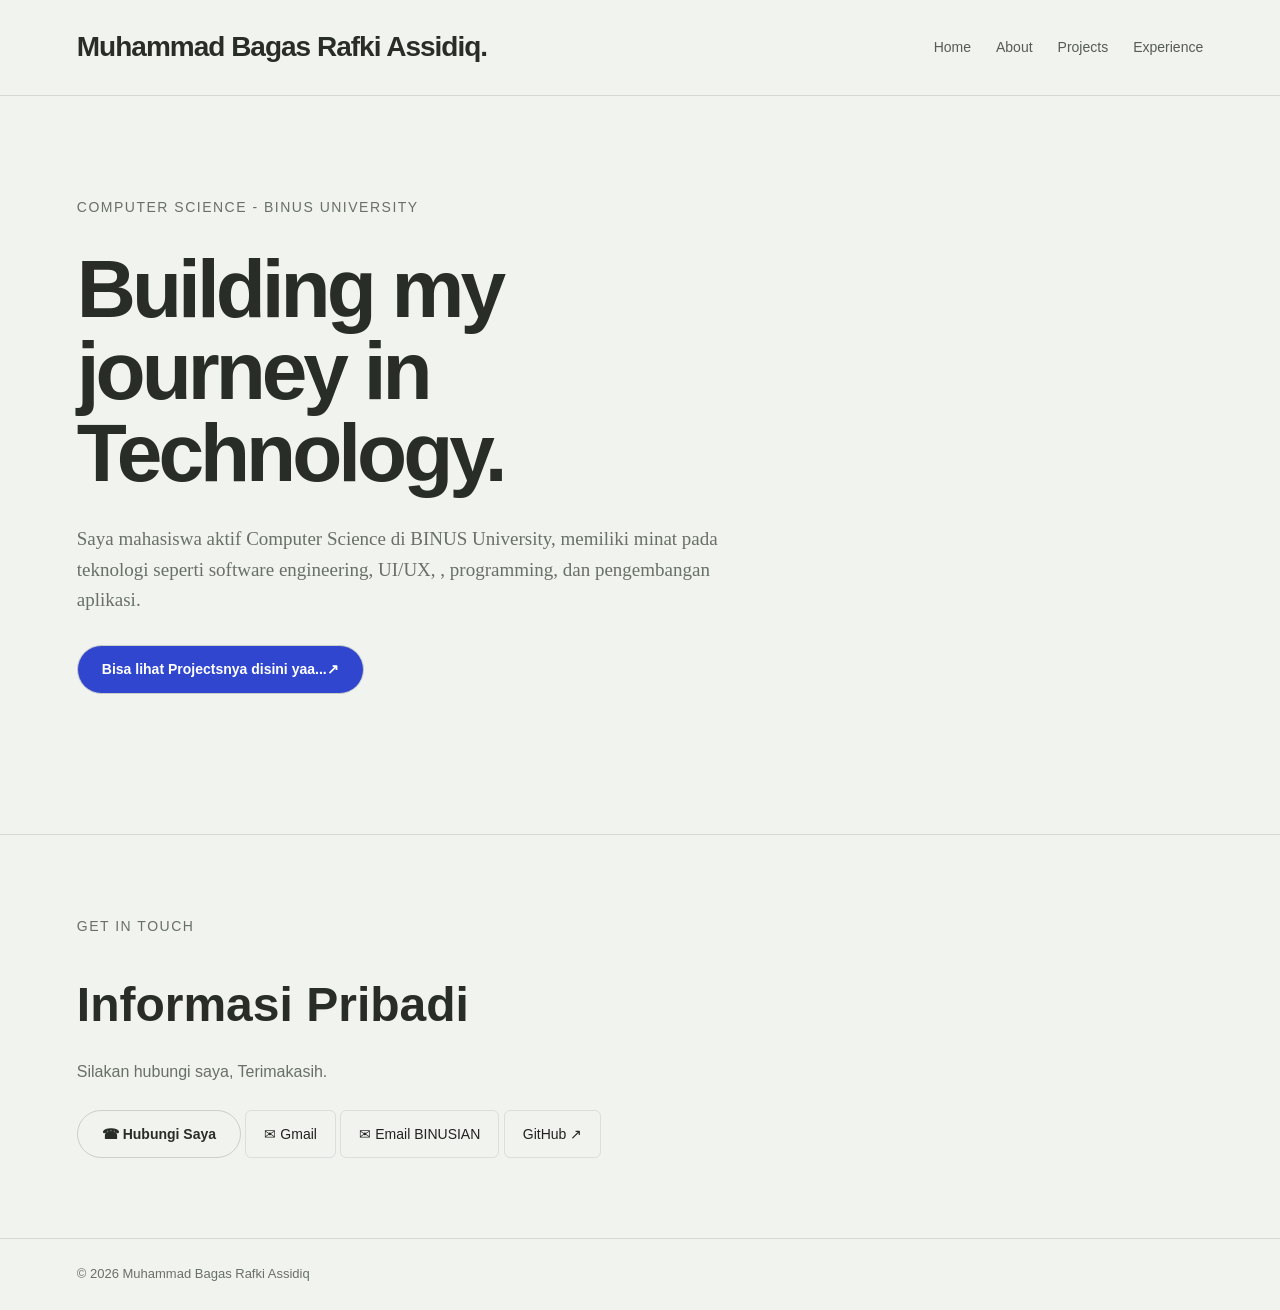
<file: index.html>
<!DOCTYPE html>
<html lang="id">

<head>
    <meta charset="UTF-8">
    <meta name="viewport" content="width=device-width, initial-scale=1.0">

    <title>Muhammad Bagas Rafki Assidiq | Portfolio</title>

    <link rel="stylesheet" href="style.css">
</head>

<body>

    <header>
        <a href="index.html" class="logo">Muhammad Bagas Rafki Assidiq.</a>

        <nav>
            <a href="index.html">Home</a>
            <a href="about.html">About</a>
            <a href="projects.html">Projects</a>
            <a href="experience.html">Experience</a>
        </nav>
    </header>

    <main>
        <section class="hero">

            <p class="subtitle">
                COMPUTER SCIENCE - BINUS UNIVERSITY
            </p>

            <h1>
                Building my<br>
                journey in<br>
                Technology.
            </h1>

            <p class="description">
                Saya mahasiswa aktif Computer Science di BINUS University,
                memiliki minat pada teknologi seperti software engineering, UI/UX,
                , programming, dan pengembangan aplikasi.
            </p>

            <div class="hero-buttons">
                <a href="projects.html" class="btn-primary">
                    Bisa lihat Projectsnya disini yaa...↗
                </a>

            </div>

        </section>

        <section id="contact" class="contact">
            <p class="subtitle">GET IN TOUCH</p>

            <h2>Informasi Pribadi</h2>

            <p>
                Silakan hubungi saya,
                Terimakasih.
            </p>

            <a href="+6282255324294" class="phone-link">
                ☎ Hubungi Saya
            </a>

            <a href="mailto:bagasrafki2511@gmail.com" 
            class="contact-link">
             ✉ Gmail </a>

            <a href="mailto:muhammad.assidiq@binus.ac.id"
            class="contact-link">
            ✉ Email BINUSIAN </a>

            <a href="https://github.com/bagasrafki2511" 
            target="_blank" rel="noopener noreferrer" class="contact-link"> 
            GitHub ↗ </a>
        </section>
    </main>

    <footer>
        <p>© 2026 Muhammad Bagas Rafki Assidiq</p>
    </footer>

</body>
</html>
</file>
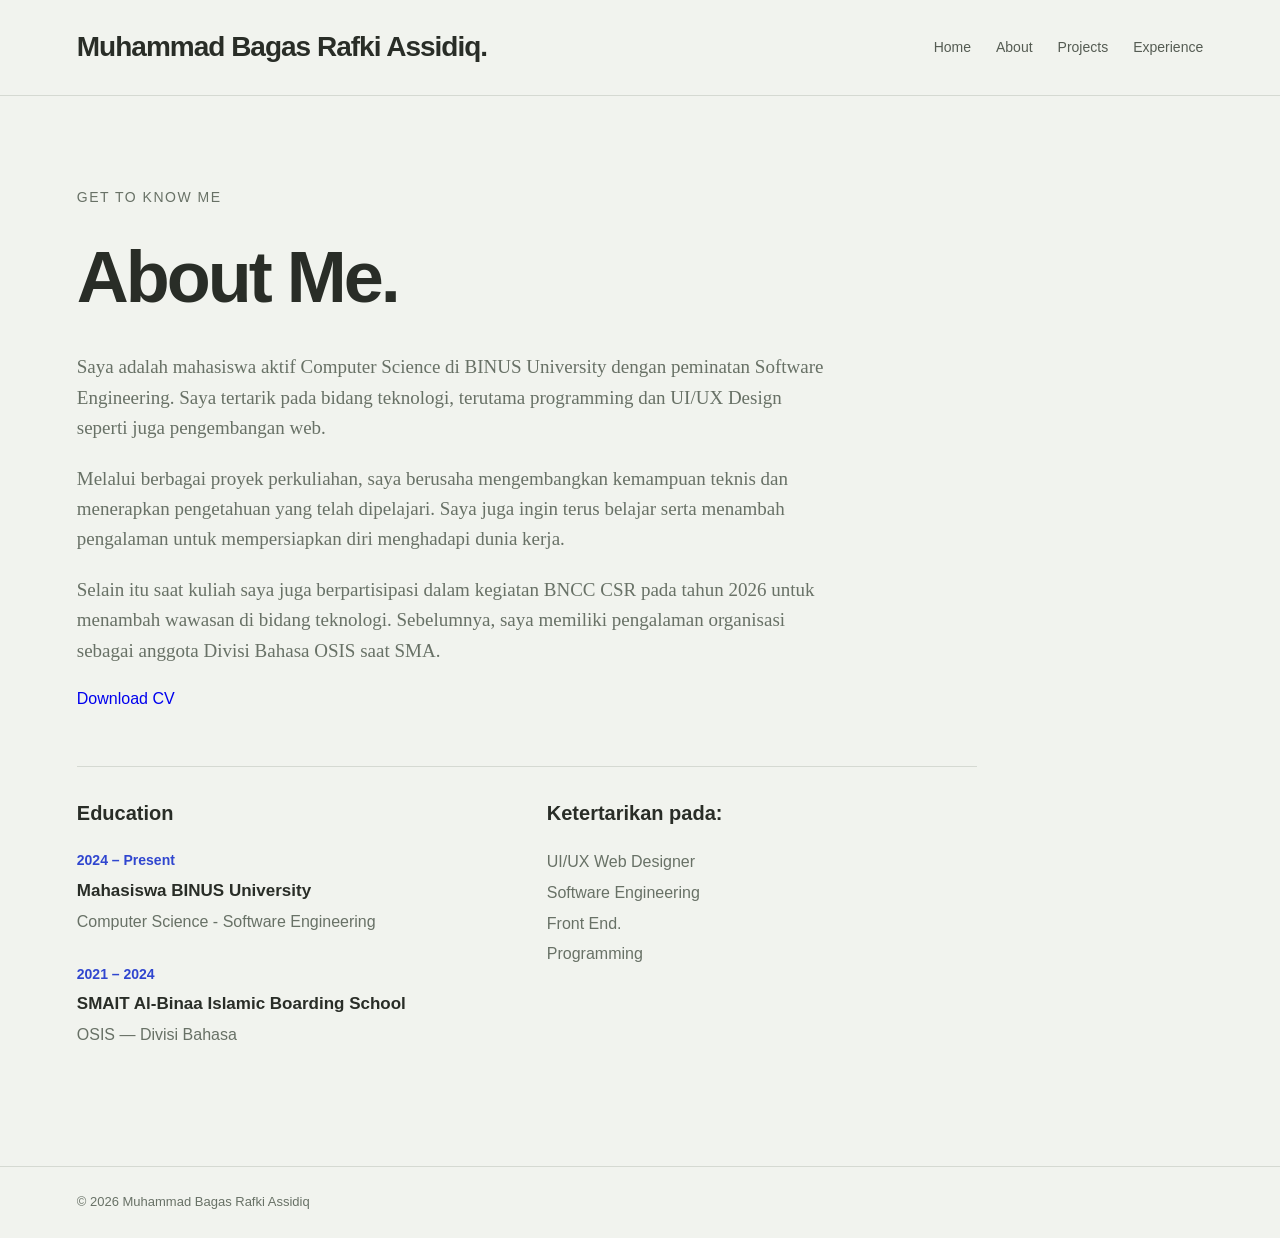
<file: about.html>
<!DOCTYPE html>
<html lang="id">

<head>
    <meta charset="UTF-8">
    <meta name="viewport" content="width=device-width, initial-scale=1.0">

    <title>About | Muhammad Bagas Rafki Assidiq</title>

    <link rel="stylesheet" href="style.css">
</head>

<body>

    <header>
        <a href="index.html" class="logo">
            Muhammad Bagas Rafki Assidiq.
        </a>

        <nav>
            <a href="index.html">Home</a>
            <a href="about.html">About</a>
            <a href="projects.html">Projects</a>
            <a href="experience.html">Experience</a>
        </nav>
    </header>

    <main>
        <section class="about">

            <p class="subtitle">GET TO KNOW ME</p>

            <h1>About Me.</h1>

            <p class="about-description">
Saya adalah mahasiswa aktif Computer Science di BINUS University dengan peminatan Software Engineering. Saya tertarik pada bidang teknologi, terutama programming dan UI/UX Design seperti juga pengembangan web.
            </p> 

            <p class="about-description">
Melalui berbagai proyek perkuliahan, saya berusaha mengembangkan kemampuan teknis dan menerapkan pengetahuan yang telah dipelajari. Saya juga ingin terus belajar serta menambah pengalaman untuk mempersiapkan diri menghadapi dunia kerja.
            </p>

            <p class="about-description">
                Selain itu saat kuliah saya juga berpartisipasi
                dalam kegiatan BNCC CSR pada tahun 2026 untuk
                menambah wawasan di bidang teknologi. Sebelumnya,
                saya memiliki pengalaman organisasi sebagai anggota
                Divisi Bahasa OSIS saat SMA.
            </p>

            <a href="CV_ATS_Muhammad_Bagas_Rafki_Assidiq.pdf"
                 download="CV_ATS_Muhammad_Bagas_Rafki_Assidiq.pdf"
                    class="cv-download"> Download CV 
            </a>    

            <div class="about-info">

                <div>
                    <h3>Education</h3>

                    <div class="education-item">
                        <p class="education-year">
                            2024 – Present
                        </p>

                        <h4>Mahasiswa BINUS University</h4>

                        <p>Computer Science - Software Engineering</p>
                    </div>

                    <div class="education-item">
                        <p class="education-year">
                            2021 – 2024
                        </p>

                        <h4>
                            SMAIT Al-Binaa Islamic Boarding School
                        </h4>

                        <p>OSIS — Divisi Bahasa</p>
                    </div>
                </div>

                <div>
                    <h3>Ketertarikan pada:</h3>

                    <p>UI/UX Web Designer</p>
                    <p>Software Engineering</p>
                    <p>Front End.</p>
                    <p>Programming</p>
                </div>

            </div>

        </section>
    </main>

    <footer>
        <p>© 2026 Muhammad Bagas Rafki Assidiq</p>
    </footer>

</body>
</html>
</file>
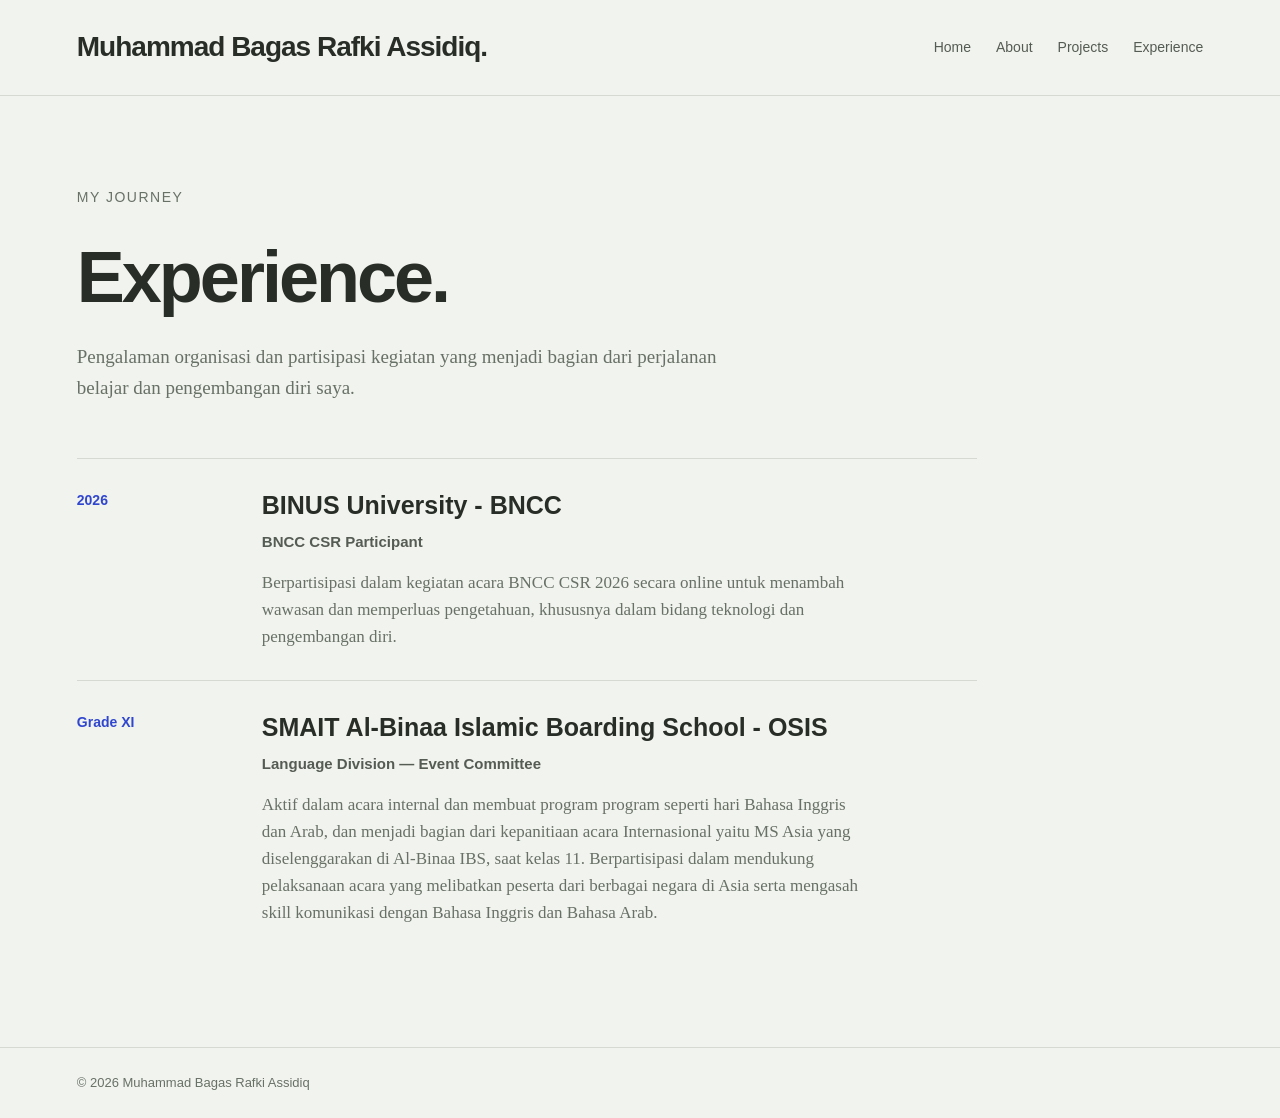
<file: experience.html>
<!DOCTYPE html>
<html lang="id">

<head>
    <meta charset="UTF-8">
    <meta name="viewport" content="width=device-width, initial-scale=1.0">

    <title>Experience | Muhammad Bagas Rafki Assidiq</title>

    <link rel="stylesheet" href="style.css">
</head>

<body>

    <header>
        <a href="index.html" class="logo">
            Muhammad Bagas Rafki Assidiq.
        </a>

        <nav>
            <a href="index.html">Home</a>
            <a href="about.html">About</a>
            <a href="projects.html">Projects</a>
            <a href="experience.html">Experience</a>
        </nav>
    </header>

    <main>
        <section class="experience">

            <p class="subtitle">MY JOURNEY</p>

            <h1>Experience.</h1>

            <p class="experience-intro">
                Pengalaman organisasi dan partisipasi kegiatan
                yang menjadi bagian dari perjalanan belajar
                dan pengembangan diri saya.
            </p>

            <article class="experience-item">

                <p class="experience-year">2026</p>

                <div class="experience-content">
                    <h2>BINUS University - BNCC</h2>

                    <p class="experience-role">
                        BNCC CSR Participant
                    </p>

                    <p class="experience-description">
                        Berpartisipasi dalam kegiatan acara BNCC CSR 2026 secara online
                        untuk menambah wawasan dan memperluas
                        pengetahuan, khususnya dalam bidang teknologi
                        dan pengembangan diri.
                    </p>
                </div>

            </article>

            <article class="experience-item">

                <p class="experience-year">Grade XI</p>

                <div class="experience-content">
                    <h2>SMAIT Al-Binaa Islamic Boarding School - OSIS</h2>

                    <p class="experience-role">
                        Language Division — Event Committee
                    </p>

                    <p class="experience-description">
                        Aktif dalam acara internal dan membuat program program seperti hari Bahasa Inggris dan Arab, 
                        dan menjadi bagian dari kepanitiaan acara Internasional yaitu MS Asia
                        yang diselenggarakan di Al-Binaa IBS, saat kelas 11.
                        Berpartisipasi dalam mendukung pelaksanaan
                        acara yang melibatkan peserta dari berbagai
                        negara di Asia serta mengasah skill komunikasi dengan Bahasa Inggris dan Bahasa Arab.
                    </p>


                </div>

            </article>

        </section>
    </main>

    <footer>
        <p>© 2026 Muhammad Bagas Rafki Assidiq</p>
    </footer>

</body>

</html>
</file>
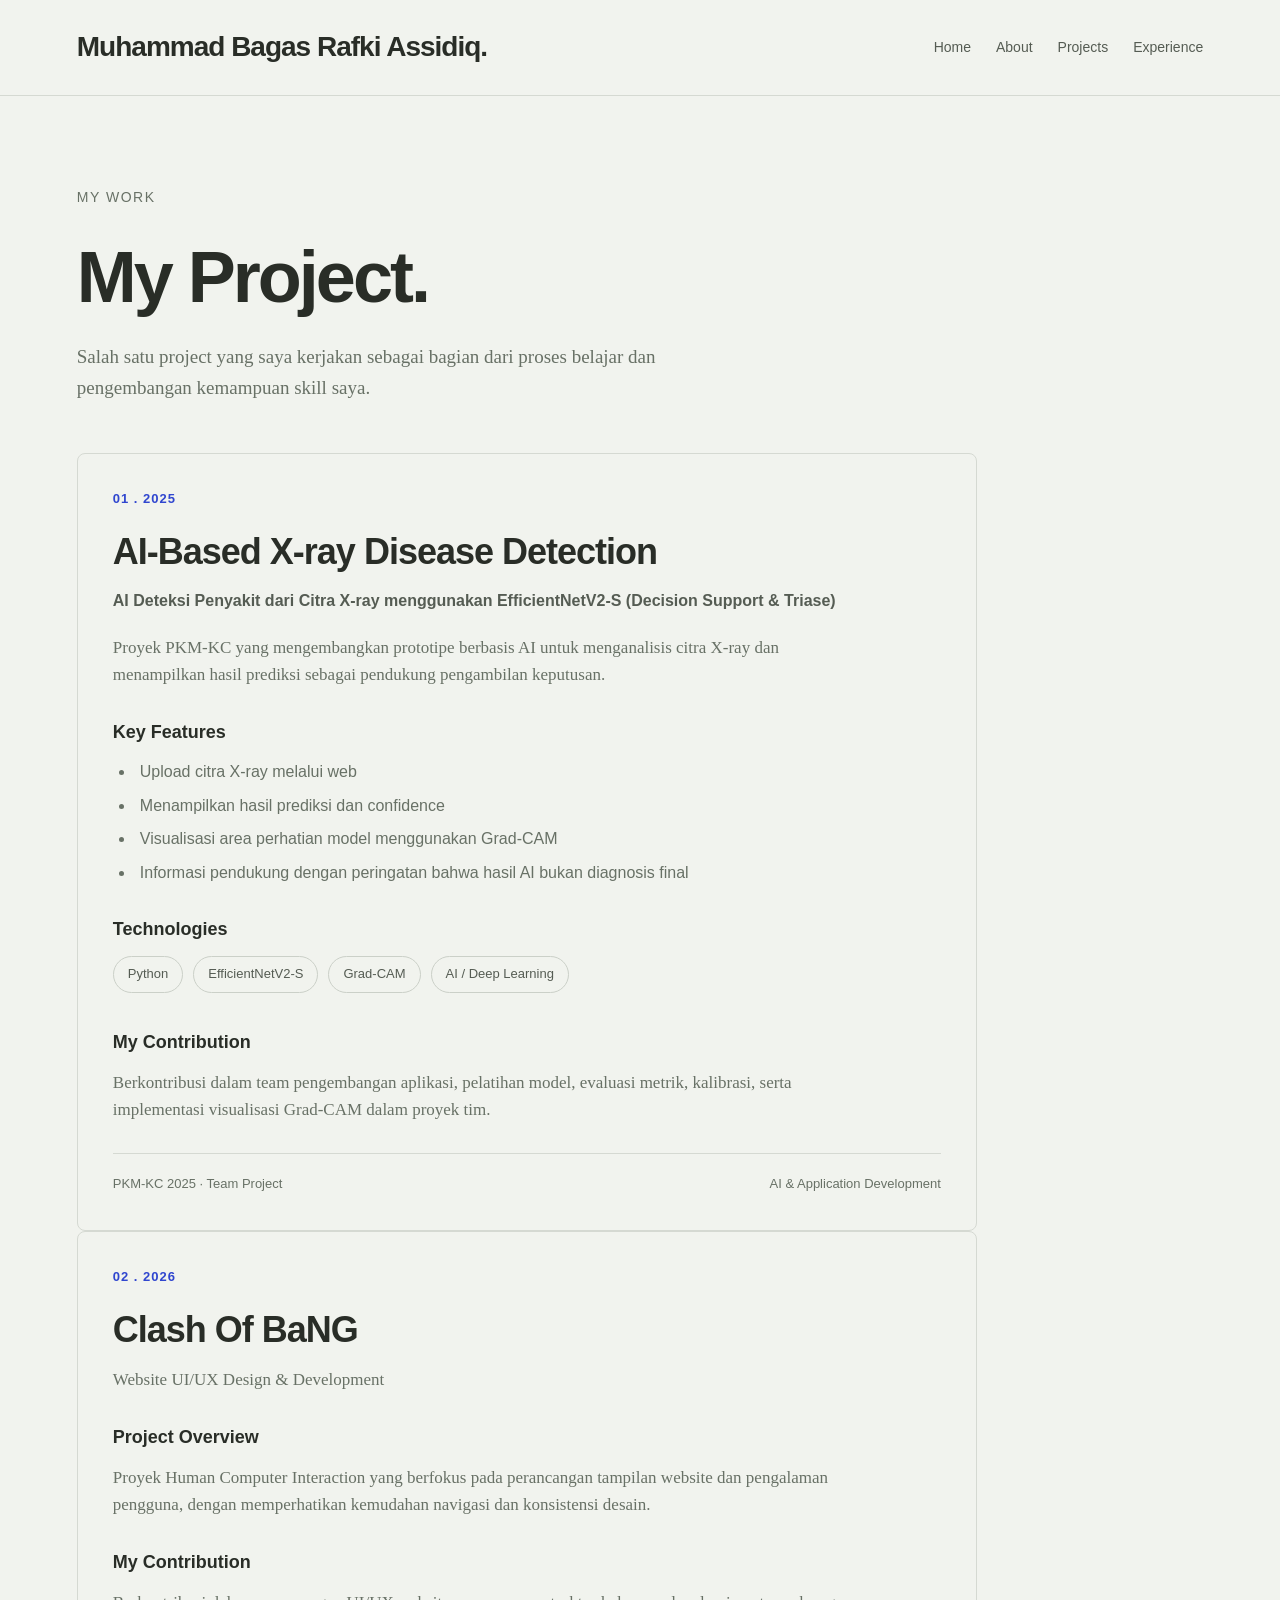
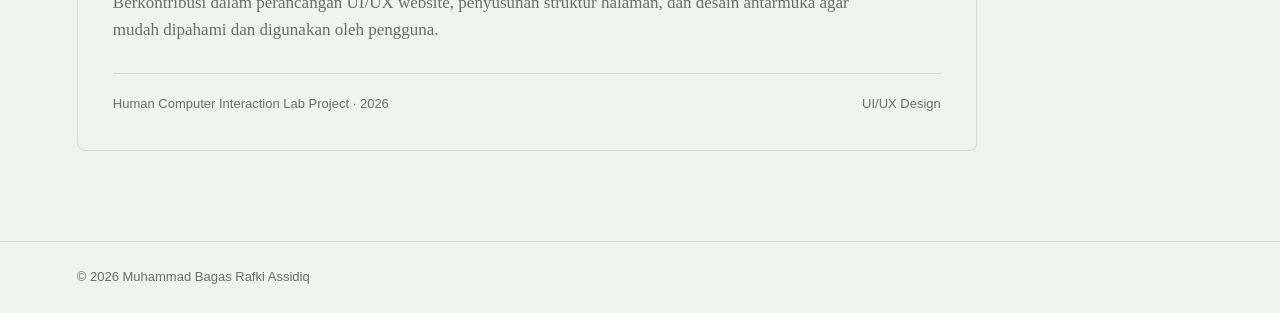
<file: projects.html>
<!DOCTYPE html>
<html lang="id">

<head>
    <meta charset="UTF-8">
    <meta name="viewport" content="width=device-width, initial-scale=1.0">

    <title>Projects | Muhammad Bagas Rafki Assidiq</title>

    <link rel="stylesheet" href="style.css">
</head>

<body>

    <header>
        <a href="index.html" class="logo">
            Muhammad Bagas Rafki Assidiq.
        </a>

        <nav>
            <a href="index.html">Home</a>
            <a href="about.html">About</a>
            <a href="projects.html">Projects</a>
            <a href="experience.html">Experience</a>
        </nav>
    </header>

    <main>
        <section class="projects">

            <p class="subtitle">MY WORK</p>

            <h1>My Project.</h1>

            <p class="projects-intro">
                Salah satu project yang saya kerjakan sebagai bagian
                dari proses belajar dan pengembangan kemampuan
                skill saya.
            </p>

            <article class="project-card">

                <p class="project-number">01 . 2025</p>

                <h2>
                    AI-Based X-ray Disease Detection
                </h2>

                <p class="project-full-title">
                    AI Deteksi Penyakit dari Citra X-ray menggunakan
                    EfficientNetV2-S (Decision Support & Triase)
                </p>

                <p class="project-description">
                    Proyek PKM-KC yang mengembangkan prototipe
                    berbasis AI untuk menganalisis citra X-ray
                    dan menampilkan hasil prediksi sebagai
                    pendukung pengambilan keputusan.
                </p>

                <h3>Key Features</h3>

                <ul class="project-list">
                    <li>Upload citra X-ray melalui web</li>
                    <li>Menampilkan hasil prediksi dan confidence</li>
                    <li>Visualisasi area perhatian model menggunakan Grad-CAM</li>
                    <li>Informasi pendukung dengan peringatan bahwa hasil AI bukan diagnosis final</li>
                </ul>

                <h3>Technologies</h3>

                <div class="tech-list">
                    <span>Python</span>
                    <span>EfficientNetV2-S</span>
                    <span>Grad-CAM</span>
                    <span>AI / Deep Learning</span>
                </div>

                <h3>My Contribution</h3>

                <p class="project-description">
                    Berkontribusi dalam team pengembangan aplikasi,
                    pelatihan model, evaluasi metrik, kalibrasi,
                    serta implementasi visualisasi Grad-CAM
                    dalam proyek tim.
                </p>

                <div class="project-footer">
                    <span>PKM-KC 2025 · Team Project</span>
                    <span>AI & Application Development</span>
                </div>

            </article>
            <article class="project-card">

    <div class="project-number">02 . 2026</div>

    <h2>Clash Of BaNG</h2>
    <p class="project-description">
        Website UI/UX Design & Development
    </p>

    <h3>Project Overview</h3>
    <p class="project-description">
        Proyek Human Computer Interaction yang berfokus pada
        perancangan tampilan website dan pengalaman pengguna,
        dengan memperhatikan kemudahan navigasi dan konsistensi desain.
    </p>

    <h3>My Contribution</h3>
    <p class="project-description">
        Berkontribusi dalam perancangan UI/UX website, penyusunan
        struktur halaman, dan desain antarmuka agar mudah dipahami
        dan digunakan oleh pengguna.
    </p>

    <div class="project-footer">
        <span>Human Computer Interaction Lab Project · 2026</span>
        <span>UI/UX Design</span>
    </div>

</article>

        </section>
    </main>

    <footer>
        <p>© 2026 Muhammad Bagas Rafki Assidiq</p>
    </footer>

</body>
</html>
</file>
<file: style.css>
/*
   INDEX HOME*/

* {
    margin: 0;
    padding: 0;
    box-sizing: border-box;
}

html {
    scroll-behavior: smooth;
}

body {
    background-color: #f1f3ee;
    color: #292d27;
    font-family: Arial, sans-serif;
    line-height: 1.6;
}

a {
    text-decoration: none;
}


header {
    display: flex;
    justify-content: space-between;
    align-items: center;
    padding: 25px 6%;
    border-bottom: 1px solid #d5d9d2;
    gap: 25px;
}

.logo {
    color: #292d27;
    font-size: 28px;
    font-weight: bold;
    letter-spacing: -1px;
    white-space: nowrap;
}

nav {
    display: flex;
    gap: 25px;
}

nav a {
    color: #555c53;
    font-size: 14px;
}

nav a:hover {
    color: #3046cf;
}


.hero {
    min-height: 82vh;
    padding: 100px 6%;
}

.subtitle {
    color: #687166;
    font-size: 14px;
    letter-spacing: 1.5px;
    margin-bottom: 30px;
}

.hero h1 {
    font-size: 82px;
    line-height: 1;
    letter-spacing: -4px;
    margin-bottom: 30px;
}

.description {
    max-width: 650px;
    color: #687166;
    font-family: Georgia, serif;
    font-size: 19px;
}


.hero-buttons {
    display: flex;
    flex-wrap: wrap;
    gap: 15px;
    margin-top: 30px;
}

.hero-buttons a,
.phone-link {
    display: inline-block;
    padding: 12px 24px;
    border: 1px solid #cbd0c8;
    border-radius: 30px;
    font-size: 14px;
    font-weight: bold;
}

.btn-primary {
    background-color: #3046cf;
    color: white;
    border-color: #3046cf;
}

.hero-buttons a:hover,
.phone-link:hover {
    opacity: 0.75;
}



.contact {
    padding: 80px 6%;
    border-top: 1px solid #d5d9d2;
}

.contact h2 {
    font-size: 48px;
    margin-bottom: 15px;
}

.contact > p:not(.subtitle) {
    color: #687166;
    margin-bottom: 25px;
}

.phone-link {
    color: #292d27;
}


footer {
    padding: 25px 6%;
    border-top: 1px solid #d5d9d2;
    color: #687166;
    font-size: 13px;
}



@media (max-width: 1000px) {
    header {
        flex-wrap: wrap;
    }

    .logo {
        white-space: normal;
    }
}

@media (max-width: 700px) {
    header {
        align-items: flex-start;
        flex-direction: column;
        gap: 18px;
    }

    .logo {
        font-size: 23px;
    }

    nav {
        flex-wrap: wrap;
        gap: 12px 18px;
    }

    .hero {
        min-height: auto;
        padding: 80px 6% 100px;
    }

    .hero h1 {
        font-size: 52px;
        letter-spacing: -2px;
    }

    .description {
        font-size: 17px;
    }

    .contact h2 {
        font-size: 38px;
    }
}


.contact-links {
    display: flex;
    flex-wrap: wrap;
    justify-content: center;
    gap: 14px;
    margin-top: 28px;
}

.contact-link {
    display: inline-block;
    padding: 12px 18px;
    border: 1px solid #dddddd;
    border-radius: 6px;
    color: #222222;
    text-decoration: none;
    font-size: 14px;
    transition: 0.2s ease;
}

.contact-link:hover {
    background-color: #222222;
    color: #ffffff;
    border-color: #222222;
}


@media (max-width: 700px) {
    .contact-links {
        flex-direction: column;
        align-items: stretch;
    }

    .contact-link {
        text-align: center;
    }
}

/*

ABOUT

*/


.about {
    padding: 90px 6%;
    min-height: 82vh;
}

.about h1 {
    font-size: 72px;
    line-height: 1.1;
    letter-spacing: -3px;
    margin-bottom: 35px;
}

.about-description {
    max-width: 750px;
    color: #687166;
    font-family: Georgia, serif;
    font-size: 19px;
    margin-bottom: 20px;
}


.about-info {
    display: grid;
    grid-template-columns: repeat(2, minmax(0, 1fr));
    gap: 40px;
    max-width: 900px;
    margin-top: 55px;
    padding-top: 30px;
    border-top: 1px solid #d5d9d2;
}

.about-info h3 {
    font-size: 20px;
    margin-bottom: 20px;
}

.about-info p {
    color: #687166;
    margin-bottom: 5px;
}


.education-item {
    margin-bottom: 28px;
}

.education-item h4 {
    font-size: 17px;
    margin: 5px 0;
}

.education-year {
    color: #3046cf !important;
    font-size: 14px;
    font-weight: bold;
    margin-bottom: 5px;
}


@media (max-width: 700px) {

    .about {
        padding: 70px 6%;
    }

    .about h1 {
        font-size: 52px;
        letter-spacing: -2px;
    }

    .about-description {
        font-size: 17px;
    }

    .about-info {
        grid-template-columns: 1fr;
        gap: 25px;
    }
}

/* 
Projects
*/


.projects {
    padding: 90px 6%;
    min-height: 82vh;
}

.projects > h1 {
    font-size: 72px;
    line-height: 1.1;
    letter-spacing: -3px;
    margin-bottom: 25px;
}

.projects-intro {
    max-width: 650px;
    color: #687166;
    font-family: Georgia, serif;
    font-size: 19px;
    margin-bottom: 50px;
}



.project-card {
    max-width: 900px;
    padding: 35px;
    border: 1px solid #d5d9d2;
    border-radius: 8px;
}

.project-number {
    color: #3046cf;
    font-size: 13px;
    font-weight: bold;
    letter-spacing: 1px;
    margin-bottom: 20px;
}

.project-card h2 {
    font-size: 36px;
    line-height: 1.2;
    letter-spacing: -1px;
    margin-bottom: 15px;
}

.project-full-title {
    color: #555c53;
    font-size: 16px;
    font-weight: bold;
    margin-bottom: 20px;
}

.project-description {
    max-width: 750px;
    color: #687166;
    font-family: Georgia, serif;
    font-size: 17px;
    margin-bottom: 30px;
}

.project-card h3 {
    font-size: 18px;
    margin-bottom: 12px;
}

.project-list {
    padding-left: 22px;
    color: #687166;
    margin-bottom: 30px;
}

.project-list li {
    padding-left: 5px;
    margin-bottom: 8px;
}


.tech-list {
    display: flex;
    flex-wrap: wrap;
    gap: 10px;
    margin-bottom: 35px;
}

.tech-list span {
    padding: 7px 14px;
    border: 1px solid #cbd0c8;
    border-radius: 20px;
    color: #555c53;
    font-size: 13px;
}


.project-footer {
    display: flex;
    flex-wrap: wrap;
    justify-content: space-between;
    gap: 10px;
    padding-top: 20px;
    border-top: 1px solid #d5d9d2;
    color: #687166;
    font-size: 13px;
}


@media (max-width: 700px) {

    .projects {
        padding: 70px 6%;
    }

    .projects > h1 {
        font-size: 48px;
        letter-spacing: -2px;
    }

    .projects-intro {
        font-size: 17px;
    }

    .project-card {
        padding: 22px;
    }

    .project-card h2 {
        font-size: 29px;
    }

    .project-footer {
        flex-direction: column;
    }
}

/* EKSPERIEN 
*/


.experience {
    padding: 90px 6%;
    min-height: 82vh;
}

.experience > h1 {
    font-size: 72px;
    line-height: 1.1;
    letter-spacing: -3px;
    margin-bottom: 25px;
}

.experience-intro {
    max-width: 650px;
    color: #687166;
    font-family: Georgia, serif;
    font-size: 19px;
    margin-bottom: 55px;
}


.experience-item {
    display: grid;
    grid-template-columns: 150px 1fr;
    gap: 35px;
    max-width: 900px;
    padding: 30px 0;
    border-top: 1px solid #d5d9d2;
}

.experience-year {
    color: #3046cf;
    font-size: 14px;
    font-weight: bold;
}

.experience-content h2 {
    font-size: 25px;
    line-height: 1.3;
    margin-bottom: 8px;
}

.experience-role {
    color: #555c53;
    font-size: 15px;
    font-weight: bold;
    margin-bottom: 15px;
}

.experience-description {
    max-width: 600px;
    color: #687166;
    font-family: Georgia, serif;
    font-size: 17px;
}


@media (max-width: 700px) {

    .experience {
        padding: 70px 6%;
    }

    .experience > h1 {
        font-size: 52px;
        letter-spacing: -2px;
    }

    .experience-intro {
        font-size: 17px;
    }

    .experience-item {
        grid-template-columns: 1fr;
        gap: 12px;
    }

    .experience-content h2 {
        font-size: 22px;
    }
}

.experience-link {
    display: inline-block;
    margin-top: 18px;
    color: #3046cf;
    font-size: 14px;
    font-weight: bold;
    text-decoration: none;
}

.experience-link:hover {
    opacity: 0.7;
}
</file>
